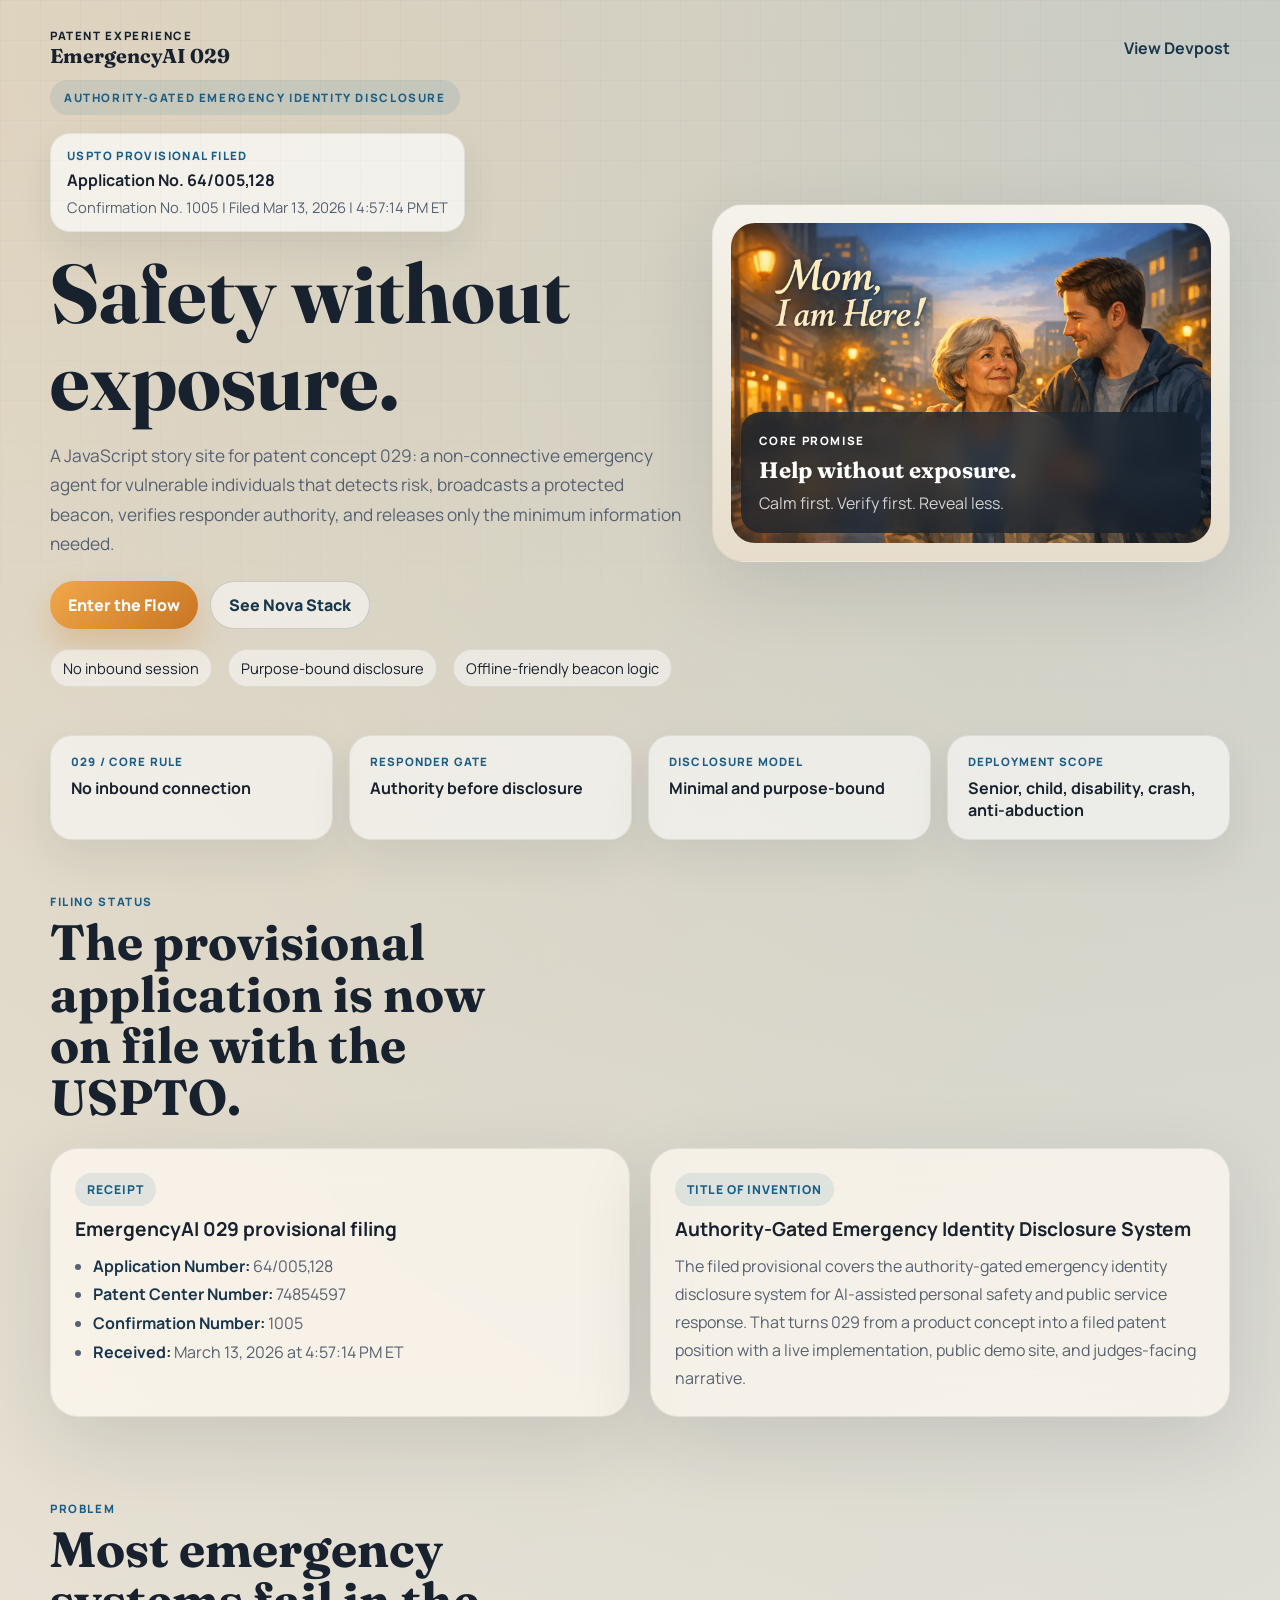
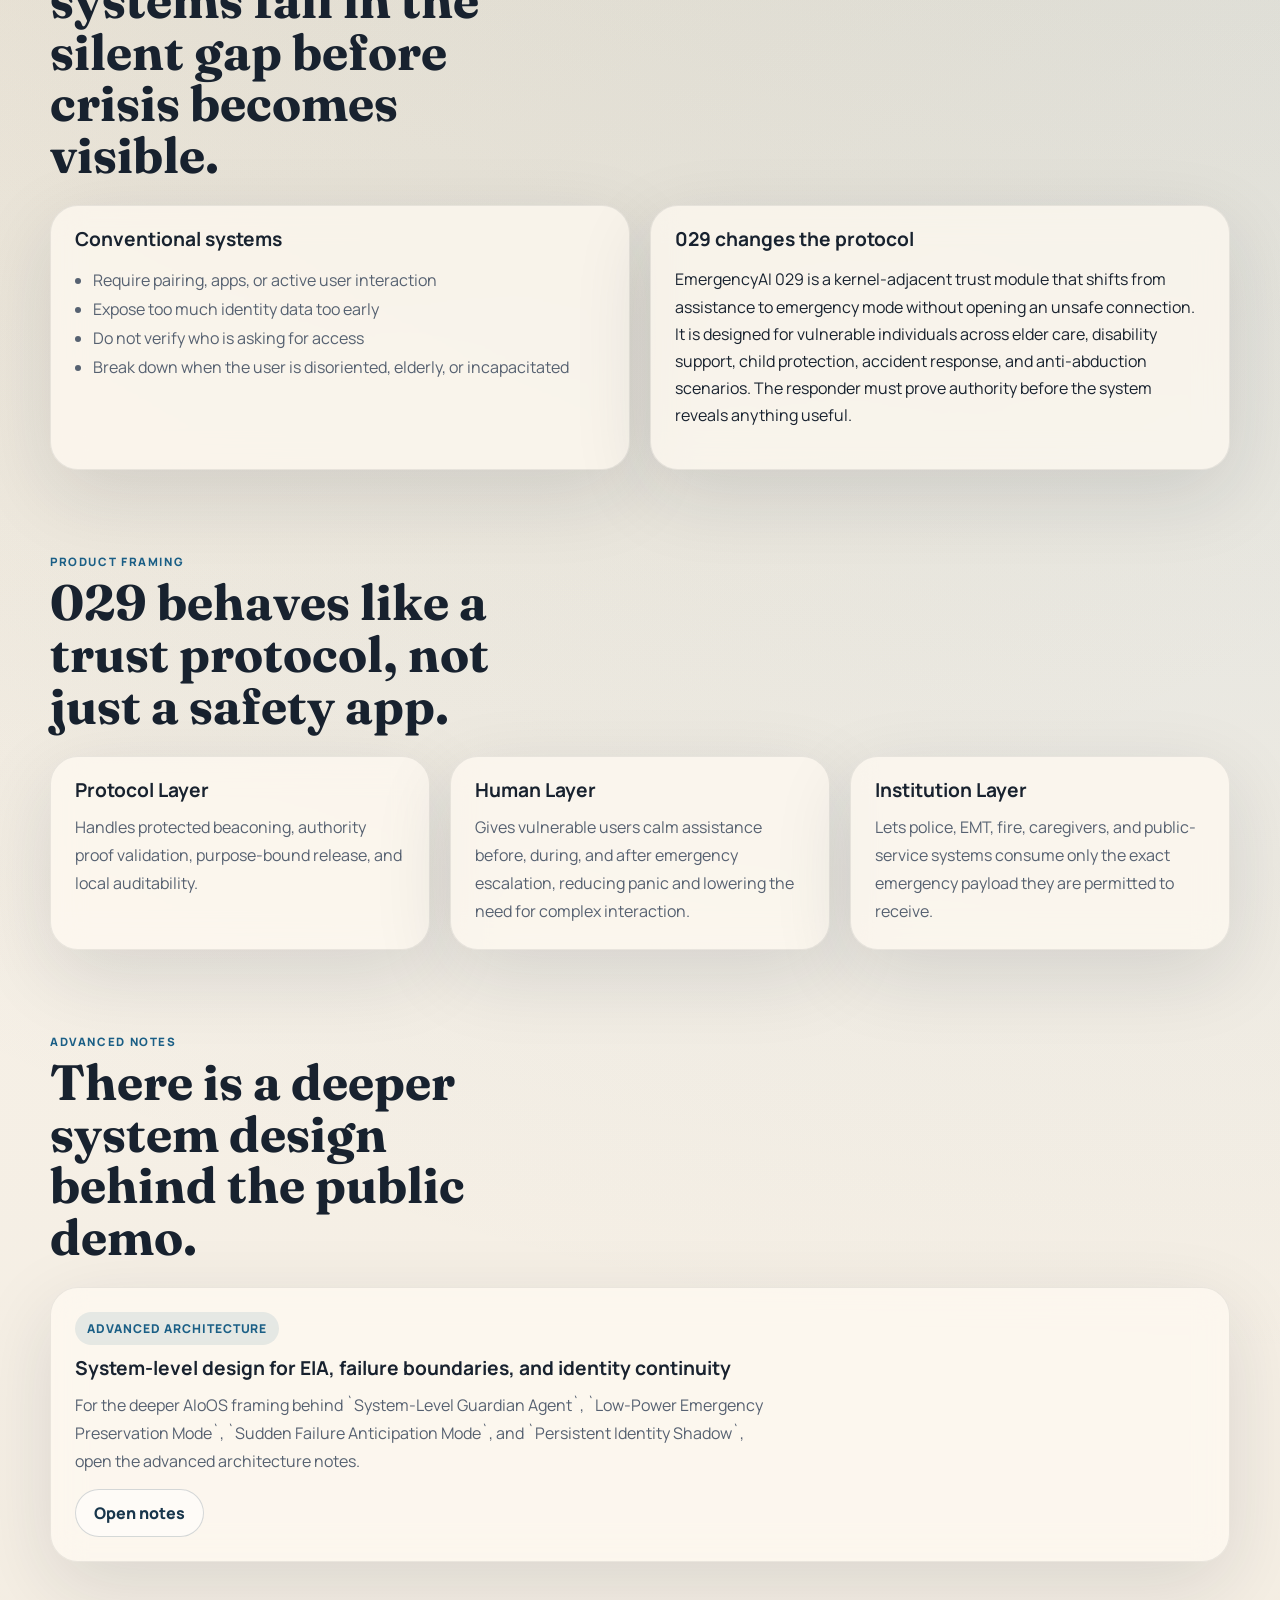
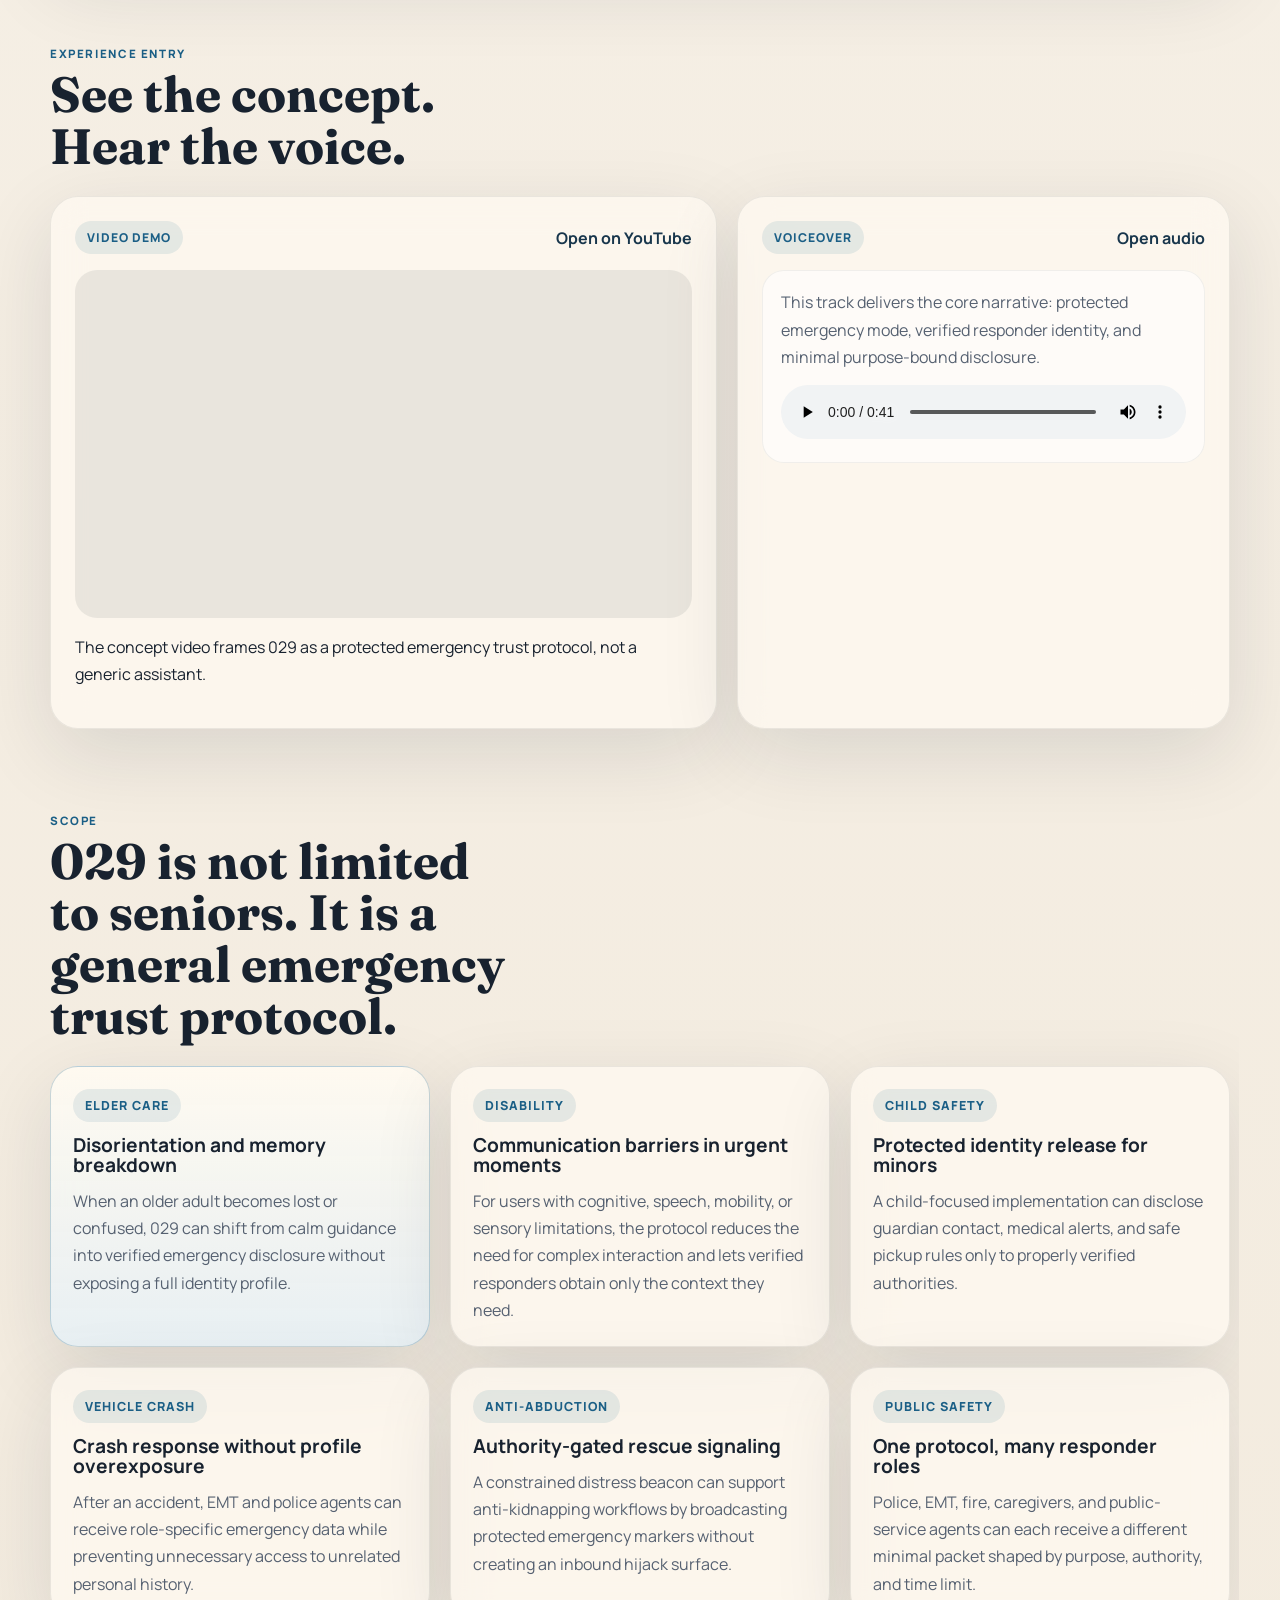
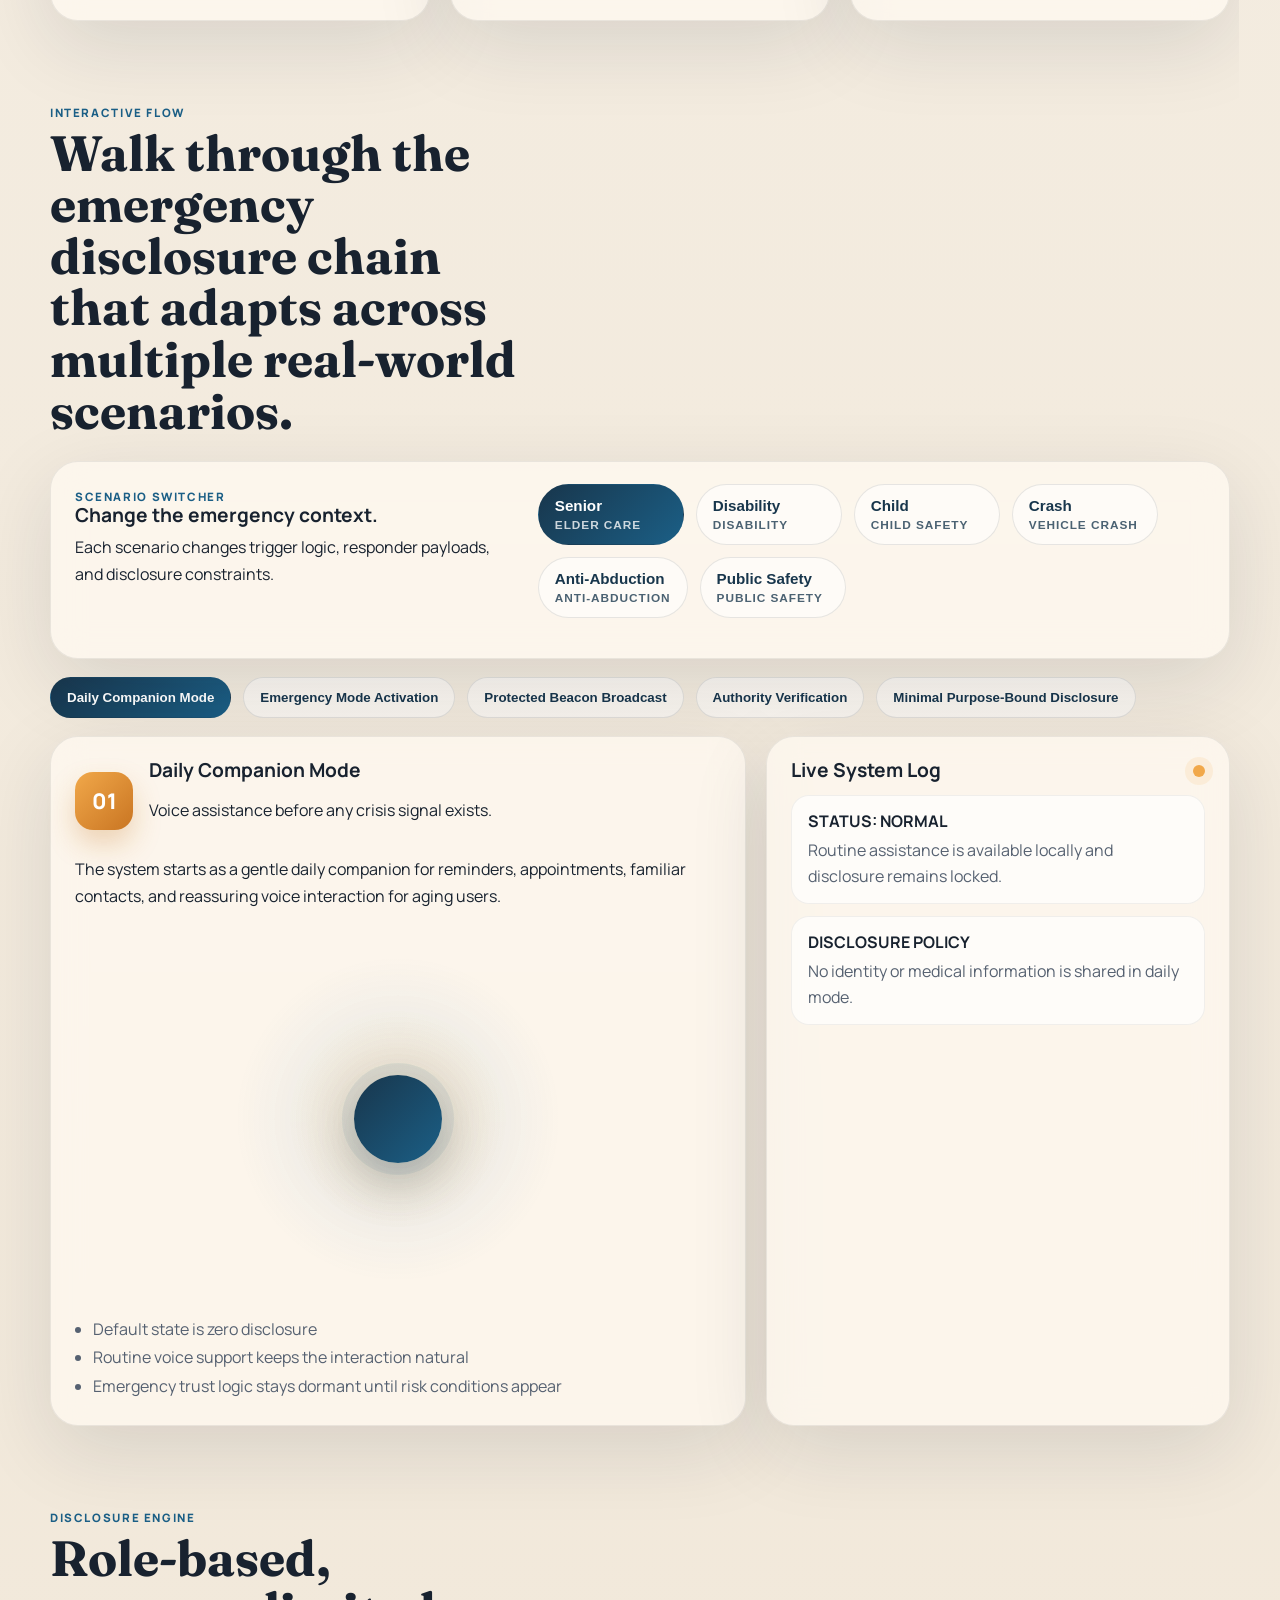
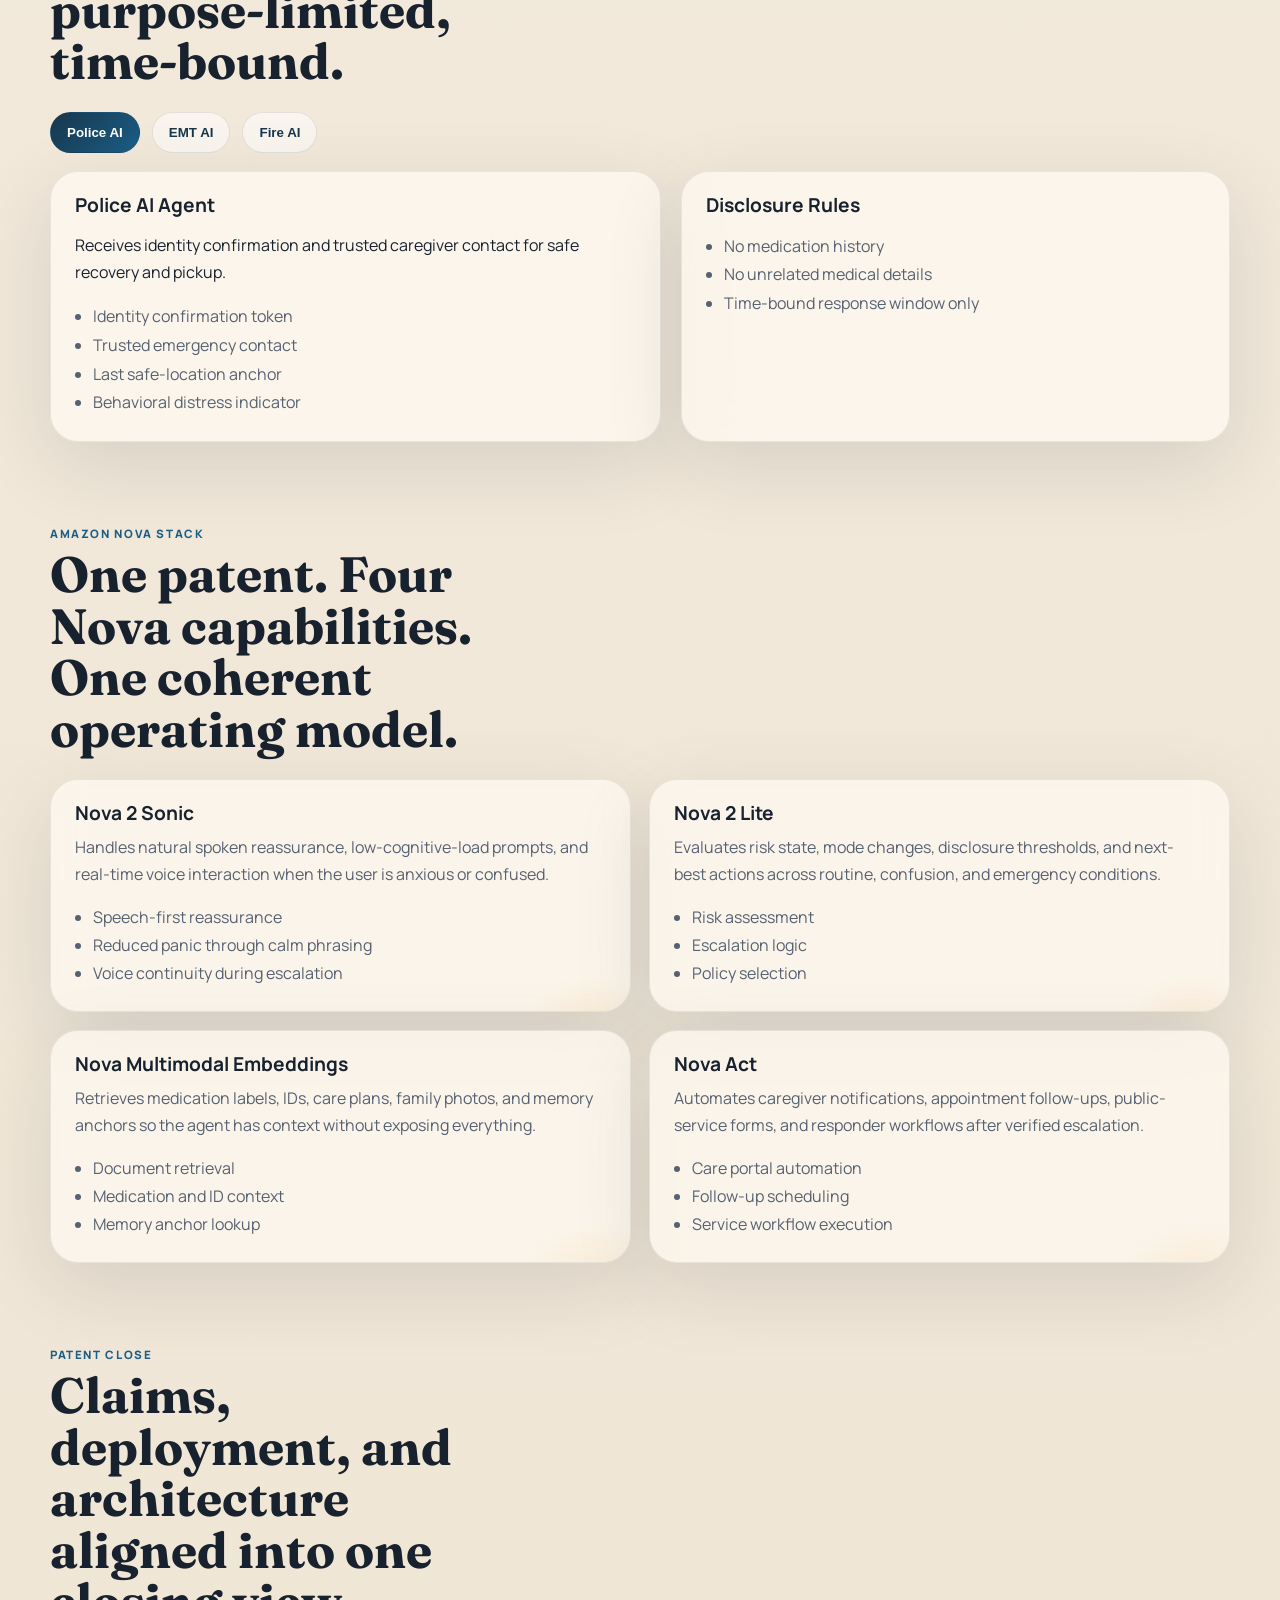
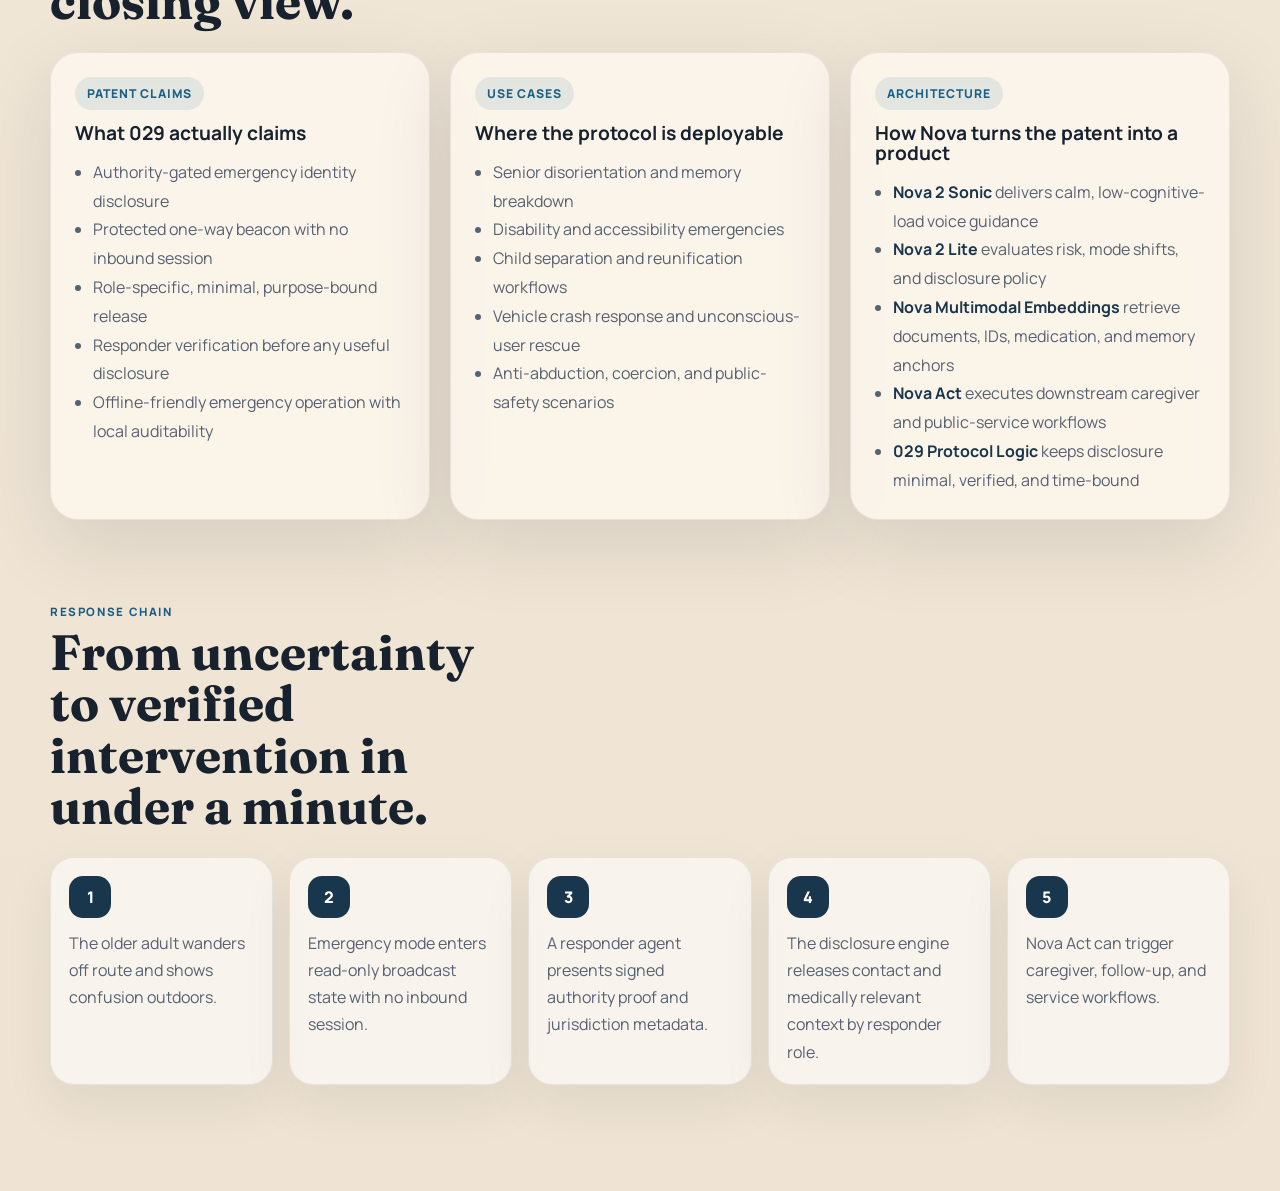
<file: index.html>
﻿<!doctype html>
<html lang="en">
  <head>
    <meta charset="UTF-8" />
    <meta name="viewport" content="width=device-width, initial-scale=1.0" />
    <title>EmergencyAI 029</title>
    <meta
      name="description"
      content="EmergencyAI 029 is an authority-gated emergency identity disclosure protocol for vulnerable individuals, built as an interactive patent experience with Amazon Nova."
    />
    <link rel="preconnect" href="https://fonts.googleapis.com" />
    <link rel="preconnect" href="https://fonts.gstatic.com" crossorigin />
    <link
      href="https://fonts.googleapis.com/css2?family=Fraunces:wght@500;600;700&family=Manrope:wght@400;500;600;700;800&display=swap"
      rel="stylesheet"
    />
    <link rel="stylesheet" href="./style.css" />
  </head>
  <body>
    <div class="page-shell">
      <header class="hero">
        <nav class="topbar">
          <div class="brand">
            <span class="brand-kicker">Patent Experience</span>
            <span class="brand-name">EmergencyAI 029</span>
          </div>
          <a class="topbar-link" href="https://devpost.com/software/avos-ai-voice-ordering-system" target="_blank" rel="noreferrer">
            View Devpost
          </a>
        </nav>

        <div class="hero-grid">
          <section class="hero-copy">
            <span class="pill">Authority-Gated Emergency Identity Disclosure</span>
            <div class="filing-badge">
              <span class="filing-label">USPTO Provisional Filed</span>
              <strong>Application No. 64/005,128</strong>
              <span>Confirmation No. 1005 | Filed Mar 13, 2026 | 4:57:14 PM ET</span>
            </div>
            <h1>Safety without exposure.</h1>
            <p class="hero-text">
              A JavaScript story site for patent concept 029: a non-connective emergency agent for
              vulnerable individuals that detects risk, broadcasts a protected beacon, verifies
              responder authority, and releases only the minimum information needed.
            </p>
            <div class="hero-actions">
              <a class="primary-action" href="#experience">Enter the Flow</a>
              <a class="secondary-action" href="#architecture">See Nova Stack</a>
            </div>
            <ul class="hero-points">
              <li>No inbound session</li>
              <li>Purpose-bound disclosure</li>
              <li>Offline-friendly beacon logic</li>
            </ul>
          </section>

          <aside class="hero-visual">
            <img
              src="./output/imagegen/mom-i-am-here-devpost-safe.png"
              alt="EmergencyAI 029 cover art"
            />
            <div class="hero-caption">
              <span class="caption-label">Core Promise</span>
              <strong>Help without exposure.</strong>
              <p>Calm first. Verify first. Reveal less.</p>
            </div>
          </aside>
        </div>
      </header>

      <section class="protocol-strip">
        <article class="protocol-chip">
          <span>029 / Core Rule</span>
          <strong>No inbound connection</strong>
        </article>
        <article class="protocol-chip">
          <span>Responder Gate</span>
          <strong>Authority before disclosure</strong>
        </article>
        <article class="protocol-chip">
          <span>Disclosure Model</span>
          <strong>Minimal and purpose-bound</strong>
        </article>
        <article class="protocol-chip">
          <span>Deployment Scope</span>
          <strong>Senior, child, disability, crash, anti-abduction</strong>
        </article>
      </section>

      <main>
        <section class="section filing-update">
          <div class="section-heading">
            <span class="eyebrow">Filing Status</span>
            <h2>The provisional application is now on file with the USPTO.</h2>
          </div>
          <div class="filing-grid">
            <article class="glass-card filing-card">
              <span class="pill-inline">Receipt</span>
              <h3>EmergencyAI 029 provisional filing</h3>
              <ul class="closeout-list">
                <li><strong>Application Number:</strong> 64/005,128</li>
                <li><strong>Patent Center Number:</strong> 74854597</li>
                <li><strong>Confirmation Number:</strong> 1005</li>
                <li><strong>Received:</strong> March 13, 2026 at 4:57:14 PM ET</li>
              </ul>
            </article>
            <article class="glass-card filing-card">
              <span class="pill-inline">Title of Invention</span>
              <h3>Authority-Gated Emergency Identity Disclosure System</h3>
              <p>
                The filed provisional covers the authority-gated emergency identity disclosure
                system for AI-assisted personal safety and public service response. That turns 029
                from a product concept into a filed patent position with a live implementation,
                public demo site, and judges-facing narrative.
              </p>
            </article>
          </div>
        </section>

        <section class="section intro">
          <div class="section-heading">
            <span class="eyebrow">Problem</span>
            <h2>Most emergency systems fail in the silent gap before crisis becomes visible.</h2>
          </div>
          <div class="intro-grid">
            <article class="glass-card problem-card">
              <h3>Conventional systems</h3>
              <ul>
                <li>Require pairing, apps, or active user interaction</li>
                <li>Expose too much identity data too early</li>
                <li>Do not verify who is asking for access</li>
                <li>Break down when the user is disoriented, elderly, or incapacitated</li>
              </ul>
            </article>
            <article class="glass-card patent-card">
              <h3>029 changes the protocol</h3>
              <p>
                EmergencyAI 029 is a kernel-adjacent trust module that shifts from assistance to
                emergency mode without opening an unsafe connection. It is designed for vulnerable
                individuals across elder care, disability support, child protection, accident response,
                and anti-abduction scenarios. The responder must prove authority before the system
                reveals anything useful.
              </p>
            </article>
          </div>
        </section>

        <section class="section product-frame">
          <div class="section-heading">
            <span class="eyebrow">Product Framing</span>
            <h2>029 behaves like a trust protocol, not just a safety app.</h2>
          </div>

          <div class="product-grid">
            <article class="glass-card product-card">
              <h3>Protocol Layer</h3>
              <p>
                Handles protected beaconing, authority proof validation, purpose-bound release, and local
                auditability.
              </p>
            </article>
            <article class="glass-card product-card">
              <h3>Human Layer</h3>
              <p>
                Gives vulnerable users calm assistance before, during, and after emergency escalation,
                reducing panic and lowering the need for complex interaction.
              </p>
            </article>
            <article class="glass-card product-card">
              <h3>Institution Layer</h3>
              <p>
                Lets police, EMT, fire, caregivers, and public-service systems consume only the exact
                emergency payload they are permitted to receive.
              </p>
            </article>
          </div>
        </section>

        <section class="section architecture-notes-teaser">
          <div class="section-heading">
            <span class="eyebrow">Advanced Notes</span>
            <h2>There is a deeper system design behind the public demo.</h2>
          </div>
          <div class="teaser-grid">
            <article class="glass-card teaser-card">
              <span class="pill-inline">Advanced Architecture</span>
              <h3>System-level design for EIA, failure boundaries, and identity continuity</h3>
              <p>
                For the deeper AIoOS framing behind `System-Level Guardian Agent`, `Low-Power Emergency Preservation Mode`,
                `Sudden Failure Anticipation Mode`, and `Persistent Identity Shadow`, open the advanced architecture notes.
              </p>
              <a class="secondary-action notes-link" href="./docs/029-advanced-architecture-notes.md">Open notes</a>
            </article>
          </div>
        </section>

        <section class="section media-experience" id="media-experience">
          <div class="section-heading">
            <span class="eyebrow">Experience Entry</span>
            <h2>See the concept. Hear the voice.</h2>
          </div>

          <div class="media-grid">
            <article class="glass-card media-card">
              <div class="media-card-head">
                <span class="pill-inline">Video Demo</span>
                <a href="https://youtu.be/k-fRJgINd4k" target="_blank" rel="noreferrer">Open on YouTube</a>
              </div>
              <div class="video-frame">
                <iframe
                  src="https://www.youtube.com/embed/k-fRJgINd4k"
                  title="EmergencyAI 029 concept video"
                  loading="lazy"
                  allow="accelerometer; autoplay; clipboard-write; encrypted-media; gyroscope; picture-in-picture; web-share"
                  allowfullscreen
                ></iframe>
              </div>
              <p class="muted">
                The concept video frames 029 as a protected emergency trust protocol, not a generic assistant.
              </p>
            </article>

            <article class="glass-card media-card">
              <div class="media-card-head">
                <span class="pill-inline">Voiceover</span>
                <a href="./output/speech/emergencyai029-english-voiceover-v2.mp3">Open audio</a>
              </div>
              <div class="audio-panel">
                <p>
                  This track delivers the core narrative: protected emergency mode, verified responder
                  identity, and minimal purpose-bound disclosure.
                </p>
                <audio controls preload="metadata">
                  <source src="./output/speech/emergencyai029-english-voiceover-v2.mp3" type="audio/mpeg" />
                </audio>
              </div>
            </article>
          </div>
        </section>

        <section class="section use-cases-expanded">
          <div class="section-heading">
            <span class="eyebrow">Scope</span>
            <h2>029 is not limited to seniors. It is a general emergency trust protocol.</h2>
          </div>

          <div class="scenario-grid" id="scenario-grid"></div>
        </section>

        <section class="section experience" id="experience">
          <div class="section-heading">
            <span class="eyebrow">Interactive Flow</span>
            <h2>Walk through the emergency disclosure chain that adapts across multiple real-world scenarios.</h2>
          </div>

          <div class="scenario-switcher-wrap glass-card">
            <div class="switcher-copy">
              <span class="eyebrow">Scenario Switcher</span>
              <h3>Change the emergency context.</h3>
              <p class="muted">
                Each scenario changes trigger logic, responder payloads, and disclosure constraints.
              </p>
            </div>
            <div class="scenario-switcher" id="scenario-switcher" aria-label="Scenario switcher"></div>
          </div>

          <div class="mode-selector" id="mode-selector" aria-label="Emergency stages"></div>

          <div class="experience-grid">
            <article class="stage-panel glass-card">
              <div class="stage-header">
                <span class="stage-index" id="stage-index">01</span>
                <div>
                  <h3 id="stage-title"></h3>
                  <p id="stage-tagline" class="muted"></p>
                </div>
              </div>
              <p id="stage-description" class="stage-description"></p>
              <div class="signal-visual" id="signal-visual" aria-hidden="true">
                <div class="signal-core"></div>
                <div class="signal-ring ring-one"></div>
                <div class="signal-ring ring-two"></div>
                <div class="signal-ring ring-three"></div>
              </div>
              <ul id="stage-bullets" class="stage-bullets"></ul>
            </article>

            <aside class="glass-card log-panel">
              <div class="panel-header">
                <h3>Live System Log</h3>
                <span class="dot"></span>
              </div>
              <div id="log-list" class="log-list"></div>
            </aside>
          </div>
        </section>

        <section class="section disclosure">
          <div class="section-heading">
            <span class="eyebrow">Disclosure Engine</span>
            <h2>Role-based, purpose-limited, time-bound.</h2>
          </div>

          <div class="responder-tabs" id="responder-tabs" aria-label="Responder types"></div>
          <div class="disclosure-grid">
            <article class="glass-card disclosure-card">
              <h3 id="responder-title"></h3>
              <p id="responder-summary" class="muted"></p>
              <ul id="responder-data" class="data-list"></ul>
            </article>
            <article class="glass-card rules-card">
              <h3>Disclosure Rules</h3>
              <ul id="responder-rules" class="rules-list"></ul>
            </article>
          </div>
        </section>

        <section class="section architecture" id="architecture">
          <div class="section-heading">
            <span class="eyebrow">Amazon Nova Stack</span>
            <h2>One patent. Four Nova capabilities. One coherent operating model.</h2>
          </div>

          <div class="architecture-grid" id="architecture-grid"></div>
        </section>

        <section class="section patent-close" id="patent-close">
          <div class="section-heading">
            <span class="eyebrow">Patent Close</span>
            <h2>Claims, deployment, and architecture aligned into one closing view.</h2>
          </div>

          <div class="closeout-grid">
            <article class="glass-card closeout-card">
              <span class="pill-inline">Patent Claims</span>
              <h3>What 029 actually claims</h3>
              <ul class="closeout-list">
                <li>Authority-gated emergency identity disclosure</li>
                <li>Protected one-way beacon with no inbound session</li>
                <li>Role-specific, minimal, purpose-bound release</li>
                <li>Responder verification before any useful disclosure</li>
                <li>Offline-friendly emergency operation with local auditability</li>
              </ul>
            </article>

            <article class="glass-card closeout-card">
              <span class="pill-inline">Use Cases</span>
              <h3>Where the protocol is deployable</h3>
              <ul class="closeout-list">
                <li>Senior disorientation and memory breakdown</li>
                <li>Disability and accessibility emergencies</li>
                <li>Child separation and reunification workflows</li>
                <li>Vehicle crash response and unconscious-user rescue</li>
                <li>Anti-abduction, coercion, and public-safety scenarios</li>
              </ul>
            </article>

            <article class="glass-card closeout-card">
              <span class="pill-inline">Architecture</span>
              <h3>How Nova turns the patent into a product</h3>
              <ul class="closeout-list">
                <li><strong>Nova 2 Sonic</strong> delivers calm, low-cognitive-load voice guidance</li>
                <li><strong>Nova 2 Lite</strong> evaluates risk, mode shifts, and disclosure policy</li>
                <li><strong>Nova Multimodal Embeddings</strong> retrieve documents, IDs, medication, and memory anchors</li>
                <li><strong>Nova Act</strong> executes downstream caregiver and public-service workflows</li>
                <li><strong>029 Protocol Logic</strong> keeps disclosure minimal, verified, and time-bound</li>
              </ul>
            </article>
          </div>
        </section>

        <section class="section use-case">
          <div class="section-heading">
            <span class="eyebrow">Response Chain</span>
            <h2>From uncertainty to verified intervention in under a minute.</h2>
          </div>

          <div class="timeline" id="timeline"></div>
        </section>
      </main>
    </div>

    <script src="./app.js"></script>
  </body>
</html>
</file>
<file: style.css>
﻿:root {
  --bg: #f4efe6;
  --bg-strong: #e8dbc6;
  --ink: #18222f;
  --muted: #566171;
  --line: rgba(24, 34, 47, 0.12);
  --panel: rgba(255, 250, 241, 0.72);
  --amber: #f1a84a;
  --amber-deep: #c97522;
  --blue: #1b5f86;
  --navy: #18364c;
  --sea: #4f798d;
  --cream: #fff8ef;
  --shadow: 0 24px 80px rgba(24, 34, 47, 0.12);
}

* {
  box-sizing: border-box;
}

html {
  scroll-behavior: smooth;
}

body {
  margin: 0;
  font-family: "Manrope", sans-serif;
  color: var(--ink);
  background:
    radial-gradient(circle at top left, rgba(241, 168, 74, 0.22), transparent 28%),
    radial-gradient(circle at top right, rgba(27, 95, 134, 0.24), transparent 32%),
    linear-gradient(180deg, #f8f4ed 0%, #efe4d3 100%);
}

body::before {
  content: "";
  position: fixed;
  inset: 0;
  pointer-events: none;
  background-image:
    linear-gradient(rgba(24, 34, 47, 0.025) 1px, transparent 1px),
    linear-gradient(90deg, rgba(24, 34, 47, 0.025) 1px, transparent 1px);
  background-size: 40px 40px;
  mask-image: linear-gradient(180deg, rgba(0, 0, 0, 0.9), transparent 90%);
}

.page-shell {
  width: min(1180px, calc(100vw - 40px));
  margin: 0 auto;
  padding-bottom: 64px;
}

.protocol-strip {
  display: grid;
  grid-template-columns: repeat(4, minmax(0, 1fr));
  gap: 16px;
  margin: 0 0 12px;
}

.protocol-chip {
  padding: 18px 20px;
  border-radius: 22px;
  background: rgba(255, 255, 255, 0.56);
  border: 1px solid rgba(24, 34, 47, 0.08);
  box-shadow: 0 18px 44px rgba(24, 34, 47, 0.08);
}

.protocol-chip span {
  display: block;
  font-size: 0.72rem;
  text-transform: uppercase;
  letter-spacing: 0.1em;
  color: var(--blue);
  font-weight: 800;
  margin-bottom: 8px;
}

.protocol-chip strong {
  display: block;
  line-height: 1.4;
}

.topbar {
  display: flex;
  justify-content: space-between;
  align-items: center;
  gap: 16px;
  padding: 28px 0 12px;
}

.brand {
  display: flex;
  flex-direction: column;
}

.brand-kicker,
.eyebrow,
.pill,
.caption-label {
  text-transform: uppercase;
  letter-spacing: 0.14em;
  font-size: 0.72rem;
  font-weight: 800;
}

.brand-name {
  font-family: "Fraunces", serif;
  font-size: 1.25rem;
  font-weight: 700;
}

.topbar-link,
.primary-action,
.secondary-action {
  text-decoration: none;
}

.topbar-link {
  color: var(--navy);
  font-weight: 700;
}

.hero {
  padding: 0 0 48px;
}

.hero-grid {
  display: grid;
  grid-template-columns: 1.1fr 0.9fr;
  gap: 28px;
  align-items: center;
}

.pill {
  display: inline-flex;
  padding: 10px 14px;
  border-radius: 999px;
  background: rgba(27, 95, 134, 0.1);
  color: var(--blue);
  margin-bottom: 18px;
}

.filing-badge {
  display: inline-grid;
  gap: 6px;
  padding: 14px 16px;
  margin: 0 0 18px;
  border-radius: 20px;
  background: rgba(255, 255, 255, 0.68);
  border: 1px solid rgba(24, 34, 47, 0.08);
  box-shadow: 0 16px 36px rgba(24, 34, 47, 0.08);
}

.filing-label {
  font-size: 0.72rem;
  text-transform: uppercase;
  letter-spacing: 0.12em;
  font-weight: 800;
  color: var(--blue);
}

.filing-badge strong {
  font-size: 1rem;
  color: var(--ink);
}

.filing-badge span:last-child {
  color: var(--muted);
  font-size: 0.92rem;
}

h1,
h2,
h3 {
  margin: 0;
  line-height: 1.04;
}

h1,
h2 {
  font-family: "Fraunces", serif;
}

h1 {
  font-size: clamp(3rem, 7vw, 5.2rem);
  max-width: 10ch;
}

h2 {
  font-size: clamp(2rem, 4vw, 3.1rem);
  max-width: 14ch;
}

h3 {
  font-size: 1.2rem;
}

.hero-text,
.stage-description,
.muted,
.timeline-step p,
.problem-card p,
.patent-card p,
.hero-caption p {
  line-height: 1.7;
}

.hero-text {
  font-size: 1.08rem;
  max-width: 62ch;
  color: var(--muted);
  margin: 18px 0 22px;
}

.hero-actions {
  display: flex;
  flex-wrap: wrap;
  gap: 12px;
  margin-bottom: 20px;
}

.primary-action,
.secondary-action,
.mode-button,
.responder-button,
.scenario-button {
  transition: transform 180ms ease, background 180ms ease, border-color 180ms ease, color 180ms ease;
}

.primary-action:hover,
.secondary-action:hover,
.mode-button:hover,
.responder-button:hover,
.scenario-button:hover {
  transform: translateY(-1px);
}

.primary-action,
.secondary-action {
  display: inline-flex;
  align-items: center;
  justify-content: center;
  min-height: 48px;
  padding: 0 18px;
  border-radius: 999px;
  font-weight: 800;
}

.primary-action {
  background: linear-gradient(135deg, var(--amber) 0%, var(--amber-deep) 100%);
  color: white;
  box-shadow: 0 16px 32px rgba(201, 117, 34, 0.28);
}

.secondary-action {
  color: var(--navy);
  border: 1px solid rgba(24, 54, 76, 0.18);
  background: rgba(255, 255, 255, 0.52);
}

.notes-link {
  margin-top: 14px;
  width: fit-content;
}

.hero-points {
  display: flex;
  flex-wrap: wrap;
  gap: 10px 16px;
  padding: 0;
  margin: 0;
  list-style: none;
}

.hero-points li {
  padding: 8px 12px;
  border-radius: 999px;
  background: rgba(255, 255, 255, 0.48);
  border: 1px solid rgba(24, 34, 47, 0.08);
  font-size: 0.92rem;
}

.hero-visual {
  position: relative;
  padding: 18px;
  border-radius: 32px;
  background: linear-gradient(180deg, rgba(255, 252, 246, 0.78), rgba(236, 224, 205, 0.78));
  box-shadow: var(--shadow);
  border: 1px solid rgba(24, 34, 47, 0.06);
}

.hero-visual img {
  display: block;
  width: 100%;
  border-radius: 24px;
  object-fit: cover;
}

.hero-caption {
  position: absolute;
  left: 28px;
  right: 28px;
  bottom: 28px;
  padding: 16px 18px;
  border-radius: 20px;
  background: rgba(24, 34, 47, 0.78);
  color: white;
  backdrop-filter: blur(10px);
}

.hero-caption strong {
  font-family: "Fraunces", serif;
  display: block;
  font-size: 1.4rem;
  margin-top: 6px;
}

.hero-caption p {
  margin: 6px 0 0;
  color: rgba(255, 255, 255, 0.78);
}

.section {
  padding: 42px 0;
}

.section-heading {
  display: grid;
  gap: 8px;
  margin-bottom: 24px;
}

.eyebrow {
  color: var(--blue);
}

.glass-card {
  background: var(--panel);
  border: 1px solid rgba(24, 34, 47, 0.08);
  backdrop-filter: blur(16px);
  border-radius: 28px;
  box-shadow: var(--shadow);
}

.pill-inline {
  display: inline-flex;
  padding: 8px 12px;
  border-radius: 999px;
  background: rgba(27, 95, 134, 0.1);
  color: var(--blue);
  font-size: 0.76rem;
  font-weight: 800;
  letter-spacing: 0.08em;
  text-transform: uppercase;
}

.intro-grid,
.filing-grid,
.media-grid,
.product-grid,
.experience-grid,
.disclosure-grid,
.scenario-grid,
.teaser-grid {
  display: grid;
  gap: 20px;
}

.intro-grid {
  grid-template-columns: 1fr 1fr;
}

.media-grid {
  grid-template-columns: 1.15fr 0.85fr;
}

.product-grid {
  grid-template-columns: repeat(3, minmax(0, 1fr));
}

.scenario-grid {
  grid-template-columns: repeat(3, minmax(0, 1fr));
}

.teaser-grid {
  grid-template-columns: 1fr;
}

.problem-card,
.patent-card,
.media-card,
.product-card,
.scenario-card,
.stage-panel,
.log-panel,
.disclosure-card,
.rules-card,
.architecture-card,
.teaser-card {
  padding: 24px;
}

.problem-card ul,
.stage-bullets,
.data-list,
.rules-list {
  margin: 16px 0 0;
  padding-left: 18px;
  line-height: 1.8;
  color: var(--muted);
}

.teaser-card h3 {
  margin: 14px 0 12px;
}

.teaser-card p {
  margin: 0;
  color: var(--muted);
  line-height: 1.75;
  max-width: 70ch;
}

.media-card-head {
  display: flex;
  justify-content: space-between;
  align-items: center;
  gap: 12px;
  margin-bottom: 16px;
}

.media-card-head a {
  color: var(--navy);
  font-weight: 700;
  text-decoration: none;
}

.video-frame {
  position: relative;
  width: 100%;
  aspect-ratio: 16 / 9;
  overflow: hidden;
  border-radius: 22px;
  background: rgba(24, 34, 47, 0.08);
  margin-bottom: 14px;
}

.video-frame iframe {
  width: 100%;
  height: 100%;
  border: 0;
}

.audio-panel {
  padding: 18px;
  border-radius: 22px;
  background: rgba(255, 255, 255, 0.58);
  border: 1px solid rgba(24, 34, 47, 0.06);
}

.audio-panel p {
  margin: 0 0 14px;
  color: var(--muted);
  line-height: 1.7;
}

.audio-panel audio {
  width: 100%;
}

.product-card p {
  margin: 12px 0 0;
  color: var(--muted);
  line-height: 1.75;
}

.mode-selector,
.responder-tabs,
.scenario-switcher {
  display: flex;
  flex-wrap: wrap;
  gap: 12px;
  margin-bottom: 18px;
}

.scenario-switcher-wrap {
  display: grid;
  grid-template-columns: 0.8fr 1.2fr;
  gap: 18px;
  padding: 22px 24px;
  margin-bottom: 18px;
}

.switcher-copy p {
  margin: 8px 0 0;
}

.mode-button,
.responder-button,
.scenario-button {
  border: 1px solid rgba(24, 34, 47, 0.1);
  background: rgba(255, 255, 255, 0.54);
  color: var(--navy);
  border-radius: 999px;
  padding: 12px 16px;
  font-weight: 800;
  cursor: pointer;
}

.mode-button.active,
.responder-button.active,
.scenario-button.active {
  background: linear-gradient(135deg, var(--navy), var(--blue));
  color: white;
  border-color: transparent;
}

.scenario-button {
  text-align: left;
  min-width: 146px;
}

.scenario-button strong,
.scenario-button span {
  display: block;
}

.scenario-button strong {
  font-size: 0.95rem;
}

.scenario-button span {
  margin-top: 4px;
  font-size: 0.74rem;
  text-transform: uppercase;
  letter-spacing: 0.08em;
  opacity: 0.78;
}

.experience-grid {
  grid-template-columns: 1.2fr 0.8fr;
}

.stage-header {
  display: flex;
  align-items: center;
  gap: 16px;
  margin-bottom: 14px;
}

.stage-index {
  width: 58px;
  height: 58px;
  border-radius: 18px;
  display: grid;
  place-items: center;
  font-size: 1.35rem;
  font-weight: 900;
  color: white;
  background: linear-gradient(135deg, var(--amber), var(--amber-deep));
  box-shadow: 0 14px 28px rgba(201, 117, 34, 0.28);
}

.signal-visual {
  position: relative;
  width: min(360px, 100%);
  aspect-ratio: 1;
  margin: 28px auto 12px;
  border-radius: 50%;
  background:
    radial-gradient(circle, rgba(241, 168, 74, 0.22), transparent 42%),
    radial-gradient(circle at center, rgba(27, 95, 134, 0.12), transparent 64%);
}

.signal-core,
.signal-ring {
  position: absolute;
  inset: 50%;
  transform: translate(-50%, -50%);
  border-radius: 50%;
}

.signal-core {
  width: 88px;
  height: 88px;
  background: linear-gradient(135deg, var(--navy), var(--blue));
  box-shadow: 0 0 0 12px rgba(27, 95, 134, 0.08), 0 18px 48px rgba(24, 54, 76, 0.28);
}

.signal-ring {
  border: 1px solid rgba(27, 95, 134, 0.22);
  opacity: 0;
}

.ring-one {
  width: 160px;
  height: 160px;
}

.ring-two {
  width: 220px;
  height: 220px;
}

.ring-three {
  width: 288px;
  height: 288px;
}

.signal-visual.broadcast .signal-ring {
  animation: pulse 2.4s infinite ease-out;
}

.signal-visual.broadcast .ring-two {
  animation-delay: 0.4s;
}

.signal-visual.broadcast .ring-three {
  animation-delay: 0.8s;
}

@keyframes pulse {
  0% {
    opacity: 0;
    transform: translate(-50%, -50%) scale(0.84);
  }
  24% {
    opacity: 0.95;
  }
  100% {
    opacity: 0;
    transform: translate(-50%, -50%) scale(1.08);
  }
}

.panel-header {
  display: flex;
  justify-content: space-between;
  align-items: center;
  margin-bottom: 14px;
}

.dot {
  width: 12px;
  height: 12px;
  border-radius: 50%;
  background: var(--amber);
  box-shadow: 0 0 0 8px rgba(241, 168, 74, 0.12);
}

.log-list {
  display: grid;
  gap: 12px;
}

.log-item {
  padding: 14px 16px;
  border-radius: 18px;
  background: rgba(255, 255, 255, 0.64);
  border: 1px solid rgba(24, 34, 47, 0.06);
}

.log-item strong {
  display: block;
  margin-bottom: 6px;
}

.log-item p {
  margin: 0;
  color: var(--muted);
  line-height: 1.6;
}

.disclosure-grid {
  grid-template-columns: 1fr 0.9fr;
}

.architecture-grid {
  display: grid;
  grid-template-columns: repeat(2, minmax(0, 1fr));
  gap: 18px;
}

.filing-grid {
  grid-template-columns: 1fr 1fr;
}

.filing-card {
  padding: 24px;
}

.filing-card h3 {
  margin: 14px 0 12px;
}

.filing-card p {
  margin: 0;
  color: var(--muted);
  line-height: 1.75;
}

.closeout-grid {
  display: grid;
  grid-template-columns: repeat(3, minmax(0, 1fr));
  gap: 20px;
}

.closeout-card {
  padding: 24px;
}

.closeout-card h3 {
  margin: 14px 0 14px;
}

.closeout-list {
  margin: 0;
  padding-left: 18px;
  color: var(--muted);
  line-height: 1.8;
}

.closeout-list strong {
  color: var(--navy);
}

.architecture-card {
  position: relative;
  overflow: hidden;
}

.architecture-card::after {
  content: "";
  position: absolute;
  inset: auto -10% -60% auto;
  width: 180px;
  height: 180px;
  border-radius: 50%;
  background: radial-gradient(circle, rgba(241, 168, 74, 0.2), transparent 70%);
}

.architecture-card h3 {
  margin-bottom: 10px;
}

.architecture-card p {
  margin: 0 0 16px;
  color: var(--muted);
  line-height: 1.65;
}

.architecture-card ul {
  margin: 0;
  padding-left: 18px;
  color: var(--muted);
  line-height: 1.75;
}

.timeline {
  display: grid;
  grid-template-columns: repeat(5, minmax(0, 1fr));
  gap: 16px;
}

.scenario-card {
  padding: 22px;
}

.scenario-card.active-scenario {
  border-color: rgba(27, 95, 134, 0.24);
  background: linear-gradient(180deg, rgba(255, 250, 241, 0.92), rgba(230, 240, 245, 0.88));
}

.scenario-card span {
  display: inline-flex;
  padding: 8px 12px;
  border-radius: 999px;
  background: rgba(27, 95, 134, 0.1);
  color: var(--blue);
  font-size: 0.78rem;
  font-weight: 800;
  letter-spacing: 0.08em;
  text-transform: uppercase;
  margin-bottom: 14px;
}

.scenario-card p {
  margin: 12px 0 0;
  color: var(--muted);
  line-height: 1.7;
}

.timeline-step {
  padding: 18px;
  border-radius: 24px;
  background: rgba(255, 255, 255, 0.56);
  border: 1px solid rgba(24, 34, 47, 0.08);
  box-shadow: 0 20px 50px rgba(24, 34, 47, 0.08);
}

.timeline-step span {
  display: inline-grid;
  place-items: center;
  width: 42px;
  height: 42px;
  border-radius: 14px;
  background: var(--navy);
  color: white;
  font-weight: 900;
  margin-bottom: 12px;
}

.timeline-step p {
  margin: 0;
  color: var(--muted);
}

@media (max-width: 960px) {
  .hero-grid,
  .protocol-strip,
  .intro-grid,
  .media-grid,
  .product-grid,
  .experience-grid,
  .disclosure-grid,
  .scenario-grid,
  .scenario-switcher-wrap,
  .filing-grid,
  .architecture-grid,
  .closeout-grid,
  .timeline,
  .teaser-grid {
    grid-template-columns: 1fr;
  }

  .hero-visual {
    order: -1;
  }
}

@media (max-width: 640px) {
  .page-shell {
    width: min(100vw - 20px, 1180px);
  }

  .topbar {
    padding-top: 18px;
  }

  .hero,
  .section {
    padding-bottom: 28px;
  }

  .problem-card,
  .patent-card,
  .stage-panel,
  .log-panel,
  .disclosure-card,
  .rules-card,
  .architecture-card,
  .teaser-card {
    padding: 20px;
  }
}
</file>
